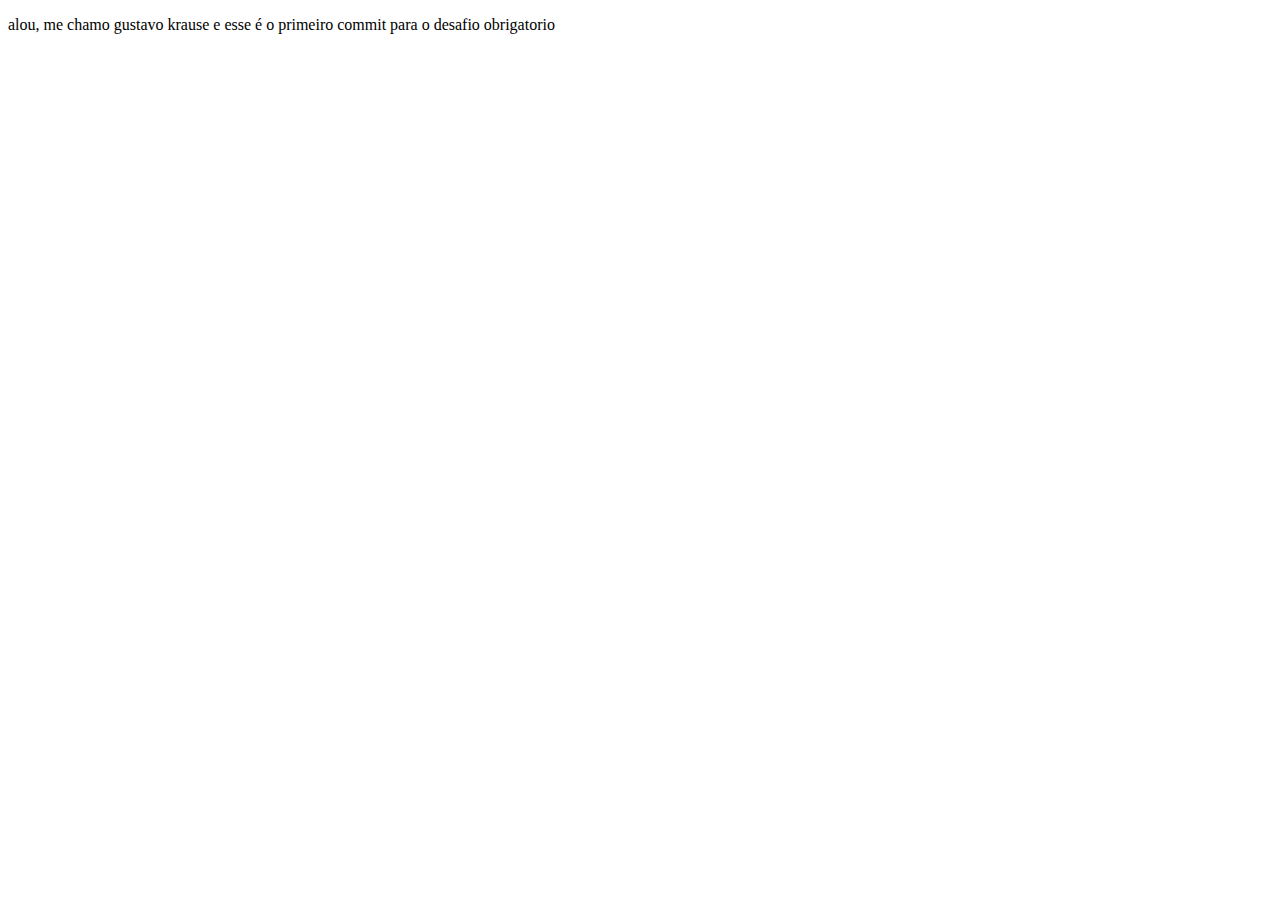
<file: gukse.html>
<!DOCTYPE html>
<html lang="en">

<head>
    <meta charset="UTF-8">
    <meta name="viewport" content="width=device-width, initial-scale=1.0">
    <title>Gustavo</title>
</head>

<body>
    <p>
        alou, me chamo gustavo krause e esse é o primeiro commit para o desafio obrigatorio
    </p>
</body>

</html>
</file>
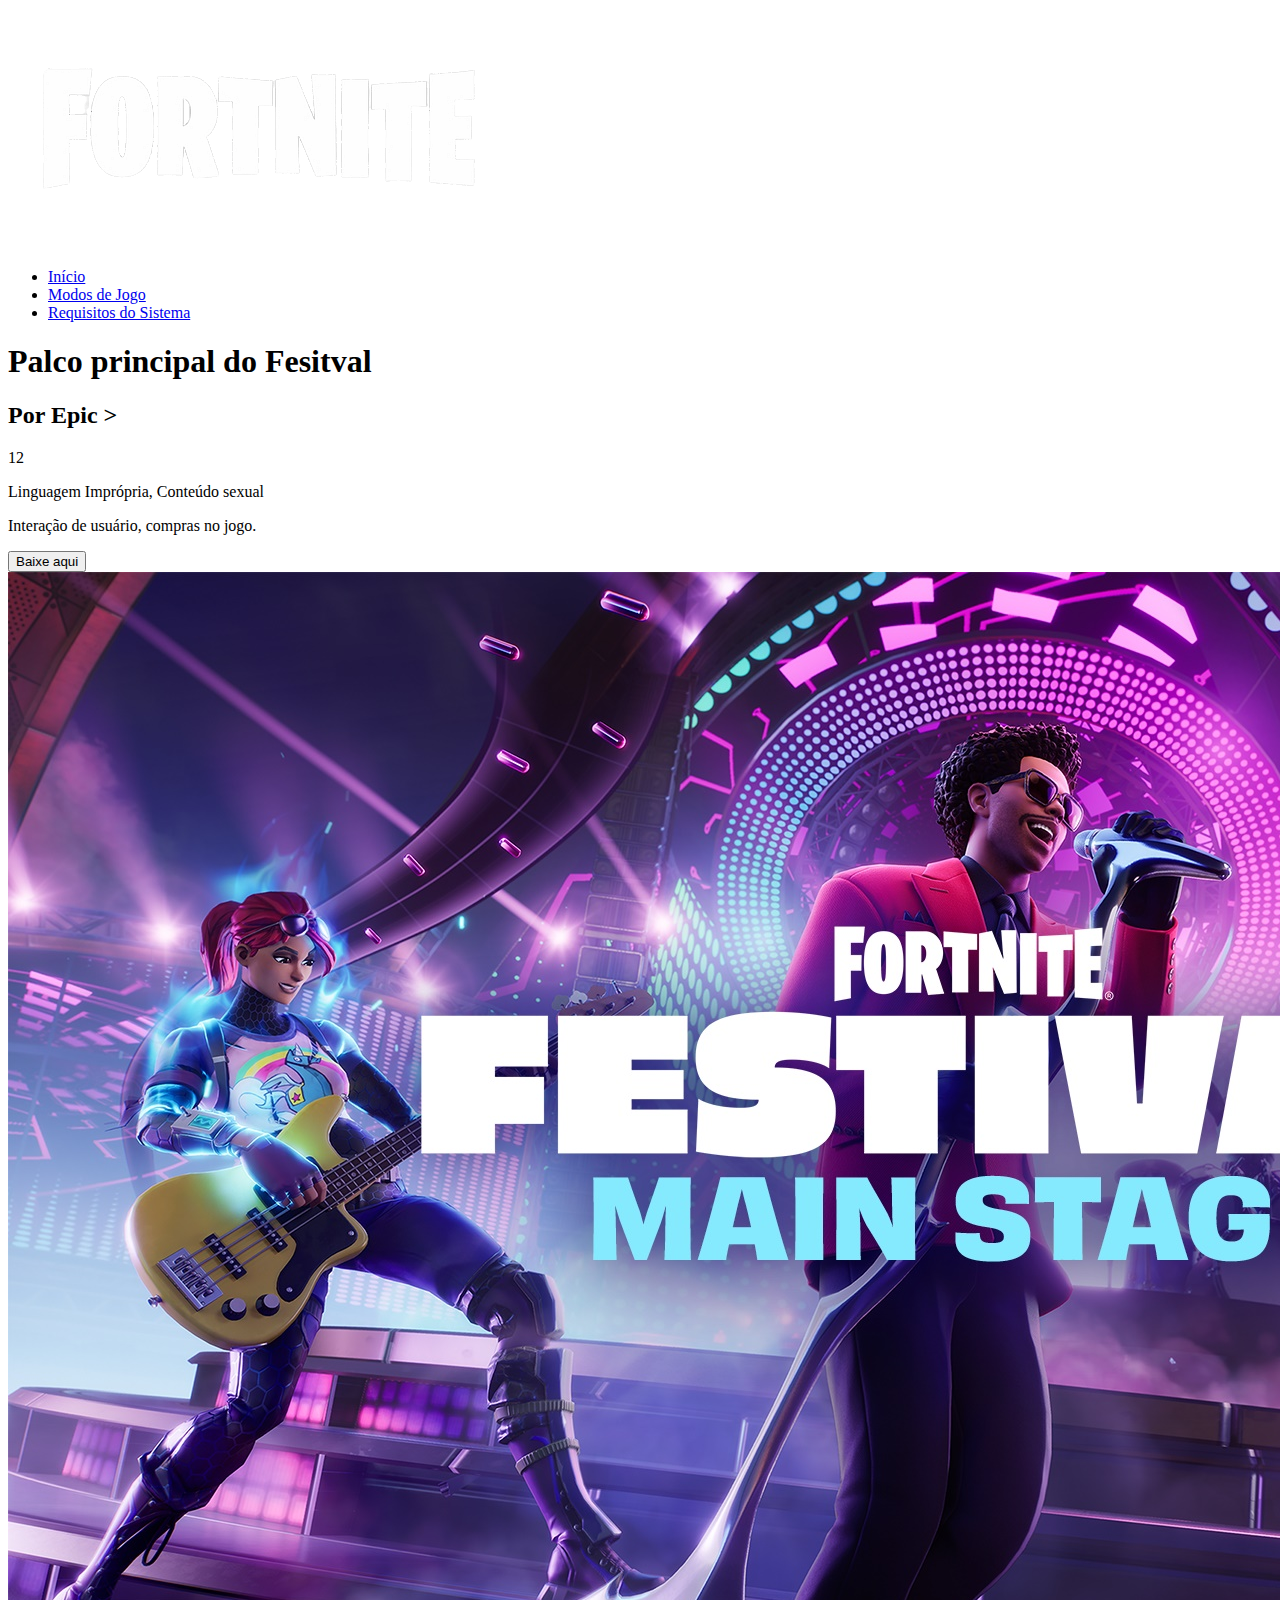
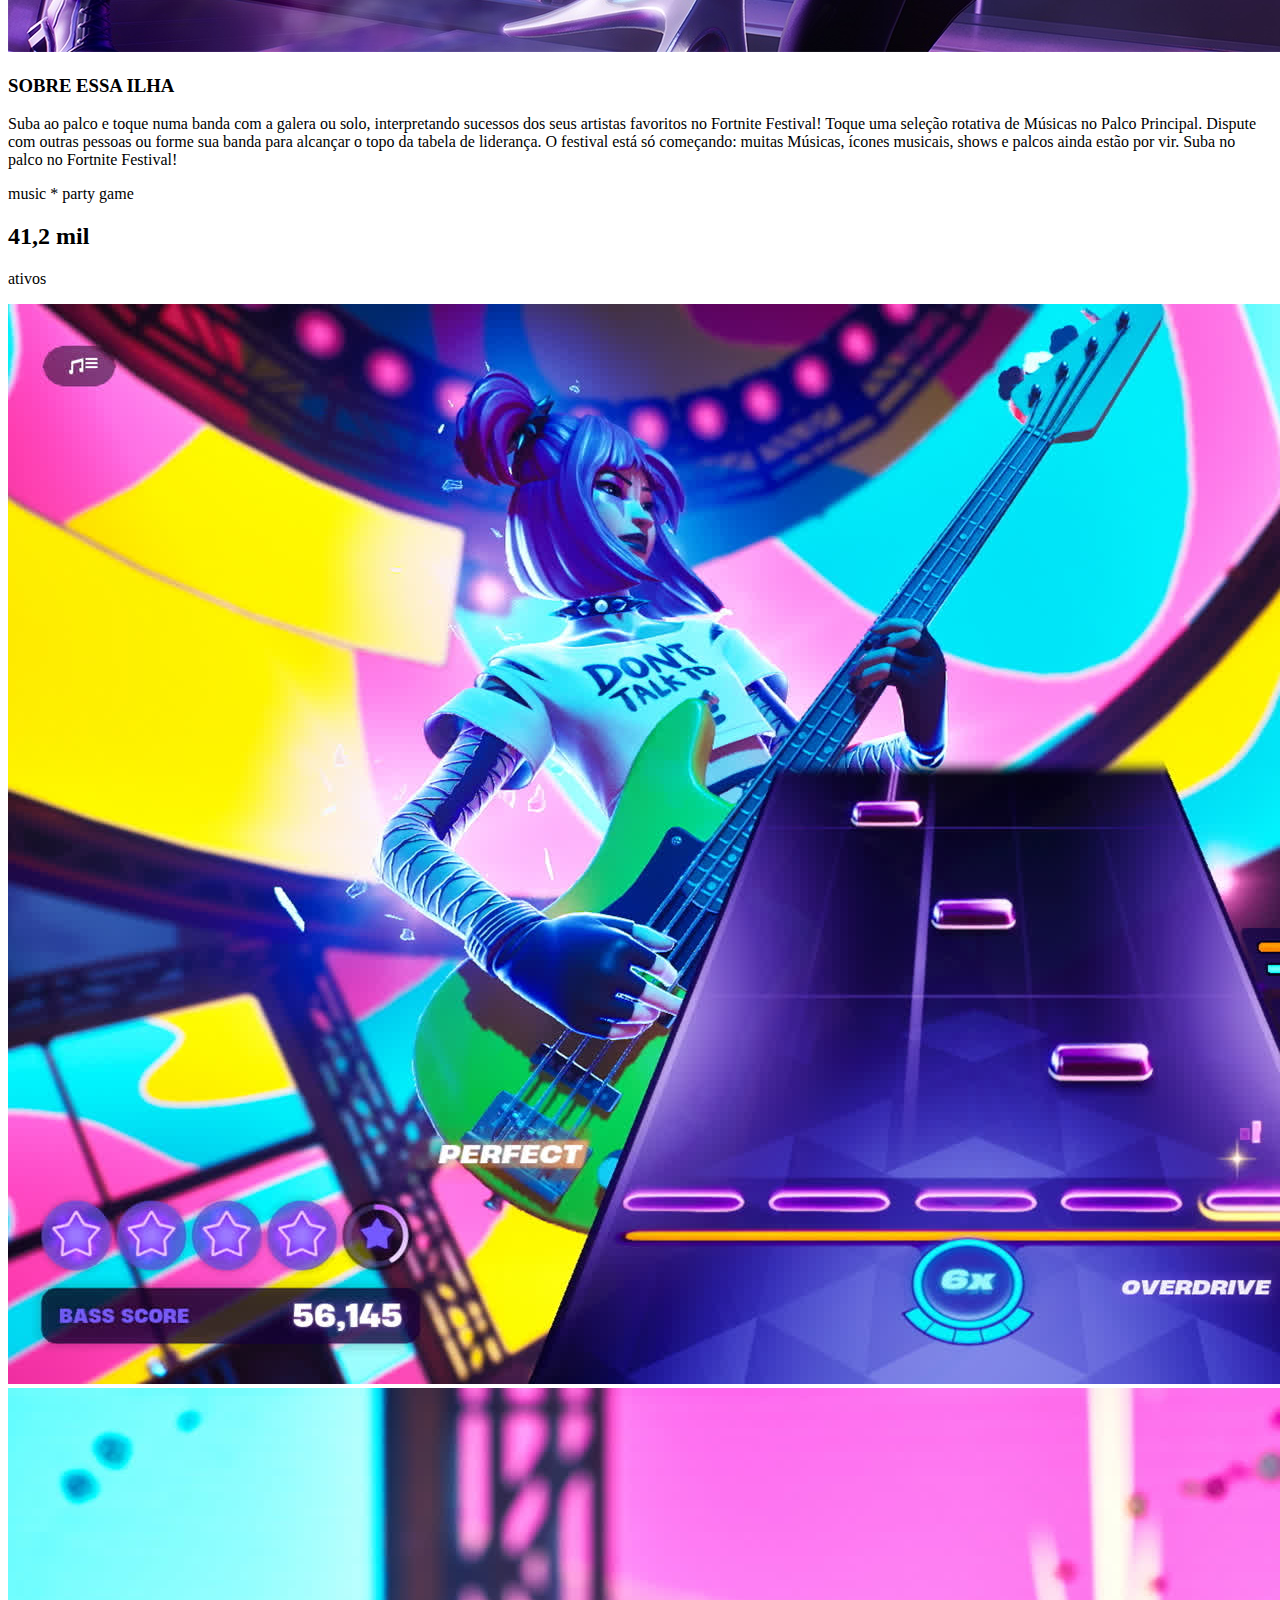
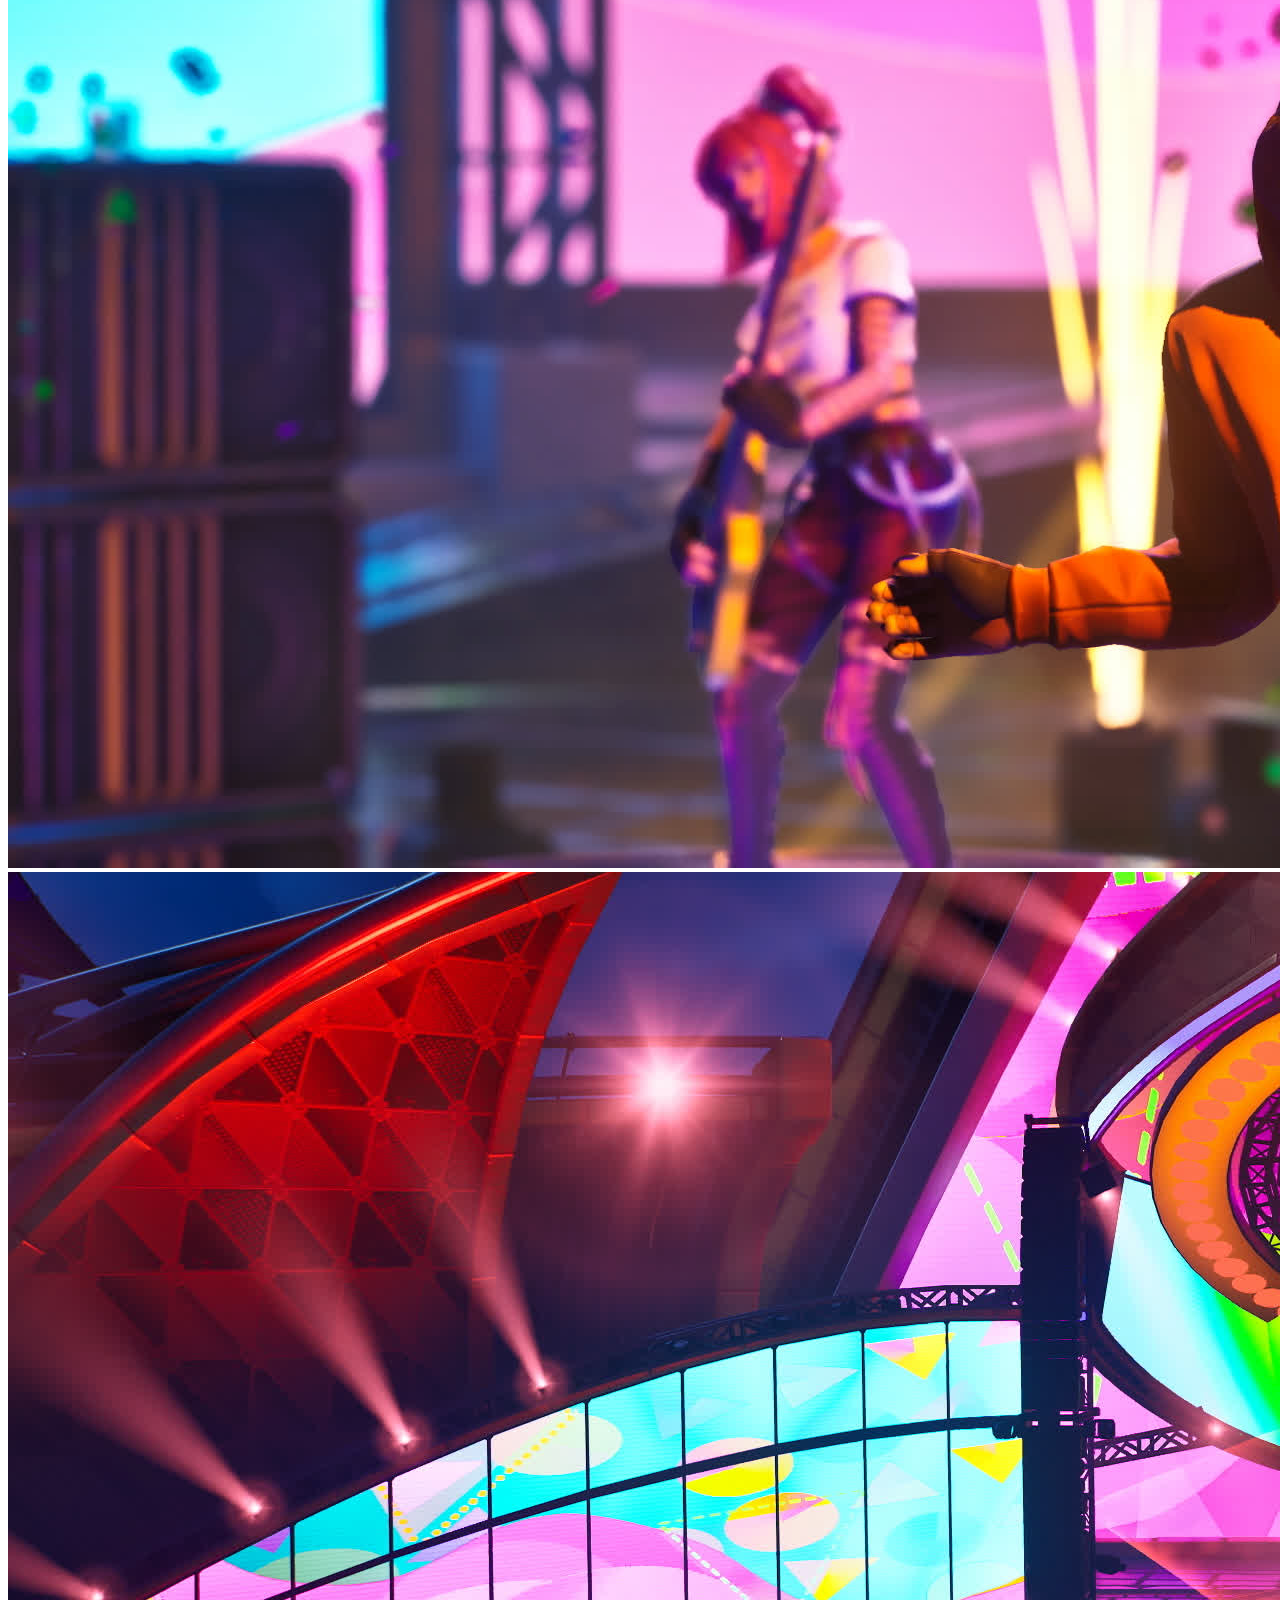
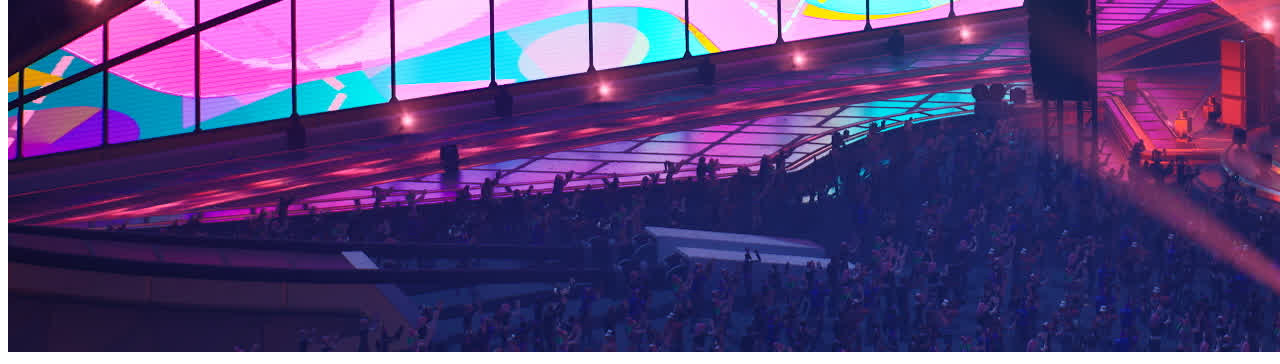
<file: igor.html>
<!DOCTYPE html>
<html lang="en">

<head>
    <meta charset="UTF-8">
    <meta name="viewport" content="width=device-width, initial-scale=1.0">
    <title>Document</title>
</head>

<body>

    <div id="menu-fotnite">
        <nav class="menu">
            <div class="logo"><img src="imagens/logofortnite.png" alt="Logo do Fortinite"></div>
            <ul>
                <li><a href="#">Início</a></li>
                <li><a href="#">Modos de Jogo</a></li>
                <li><a href="#">Requisitos do Sistema</a></li>
            </ul>
        </nav>
    </div>

    <div id="topo">
        <div class="classificacao">
            <h1>Palco principal do Fesitval</h1>
            <h2>Por Epic ></h2>
            <p>12</p>
            <p>Linguagem Imprópria, Conteúdo sexual</p>
            <p>Interação de usuário, compras no jogo.</p>
        </div>

        <button>Baixe aqui</button>

        <img src="imagens/festival-fortinite.jpg" alt="Foto do festival Fortinite">

    </div>

    <div id="descricao">
        <div class="inf">
            <h3>SOBRE ESSA ILHA</h3>
            <p>Suba ao palco e toque numa banda com a galera ou solo, interpretando sucessos dos seus artistas favoritos no
            Fortnite Festival! Toque uma seleção rotativa de Músicas no Palco Principal. Dispute com outras pessoas ou
            forme sua banda para alcançar o topo da tabela de liderança. O festival está só começando: muitas Músicas,
            ícones musicais, shows e palcos ainda estão por vir. Suba no palco no Fortnite Festival!
            </p>
            <p>music * party game</p>
        </div>
        <div class="visualizacao">
            <h2>41,2 mil</h2>
            <p>ativos</p>
        </div>

        <div id="galeria">
            <img src="imagens/fort1.jpg" alt="Imagem de modo guitarra">
            <img src="imagens/fort2.jpg" alt="Imagem de personagem no jogo">
            <img src="imagens/fort3.jpg" alt="Imagem de jogo">
        </div>
    </div>

</body>

</html>
</file>
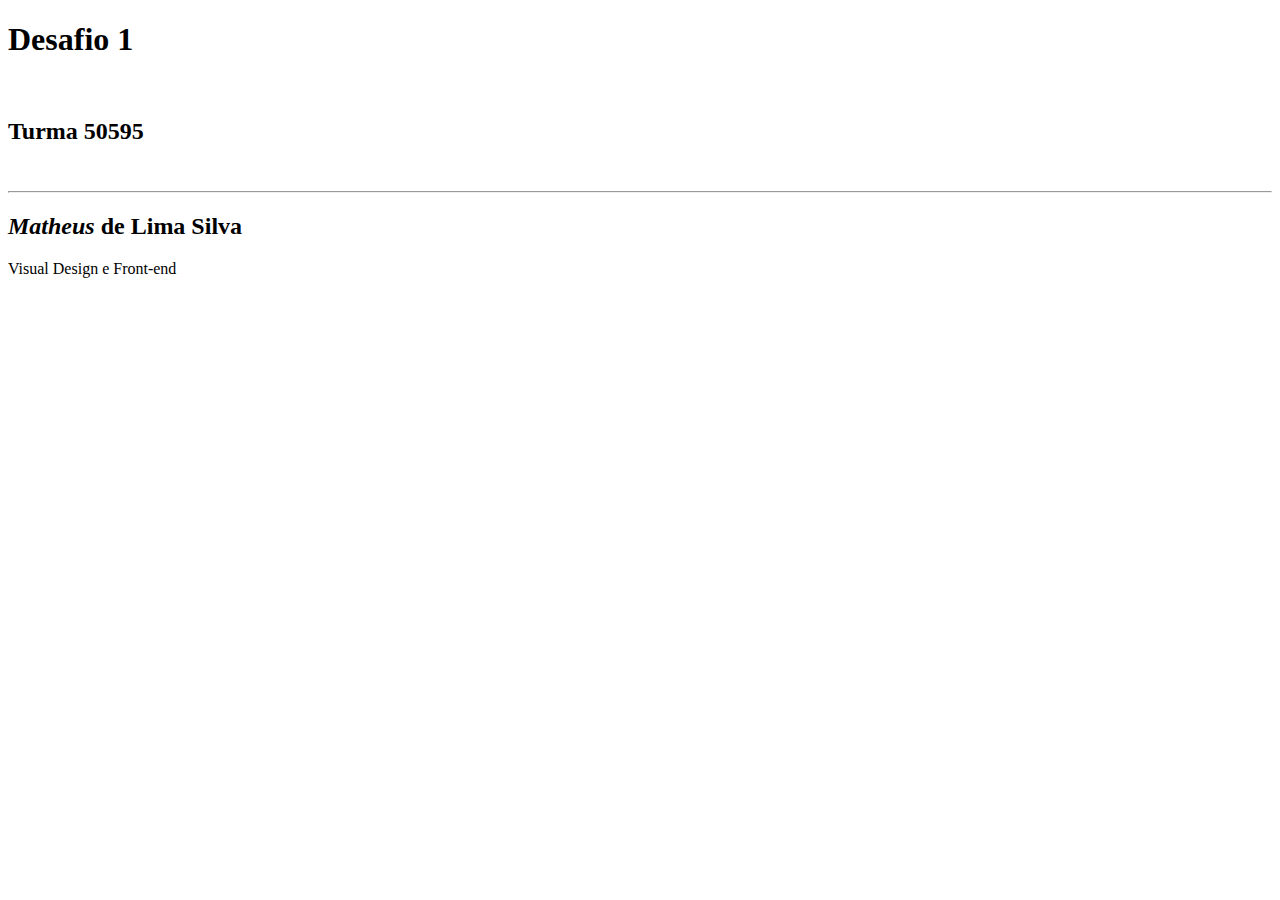
<file: matheus.html>
<!DOCTYPE html>
<html lang="en">
<head>
    <meta charset="UTF-8">
    <meta name="viewport" content="width=device-width, initial-scale=1.0">
    <title>Matheus</title>
</head>
<body>
    <h1>Desafio 1</h1>
    <br>
    <h2>Turma 50595</h2>
    <br>
    <hr>
    <h2><b><i>Matheus</i></b> de Lima Silva</h2>
    <p>Visual Design e Front-end</p>

</body>
</html>
</file>
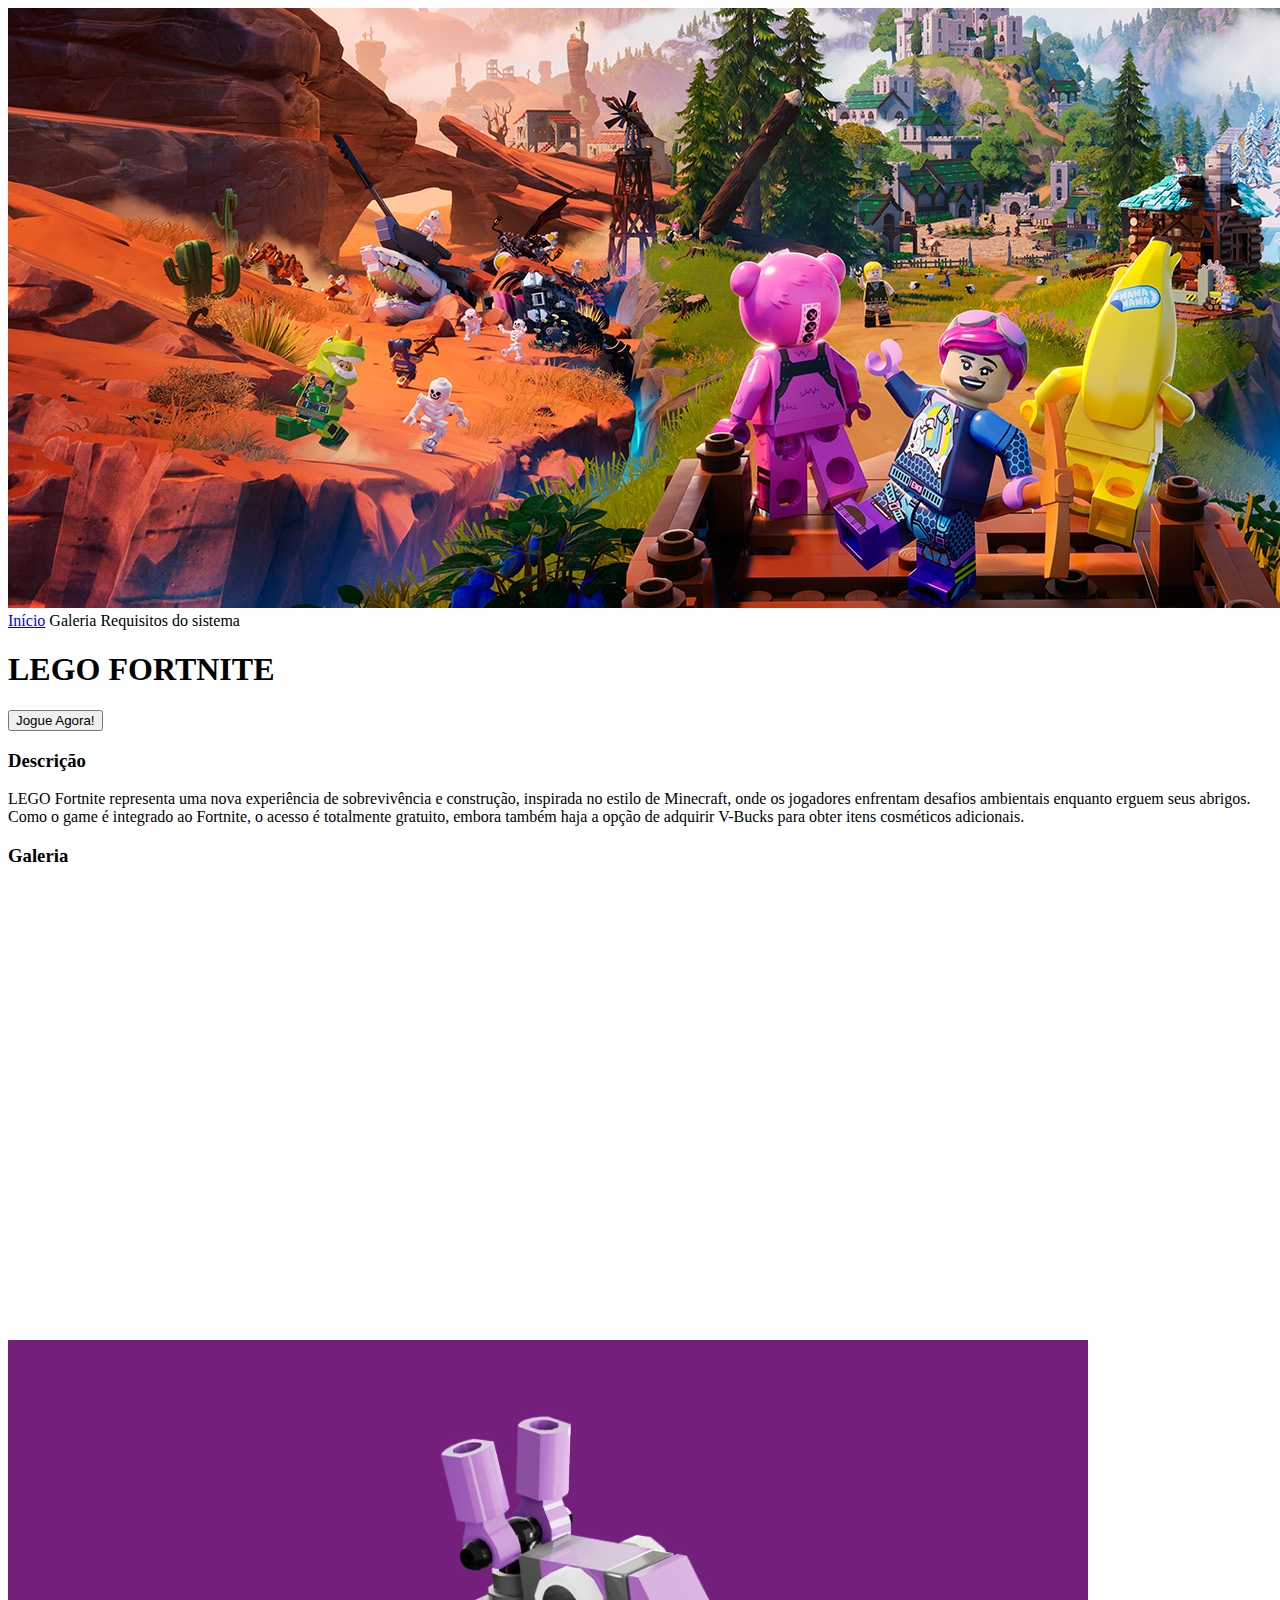
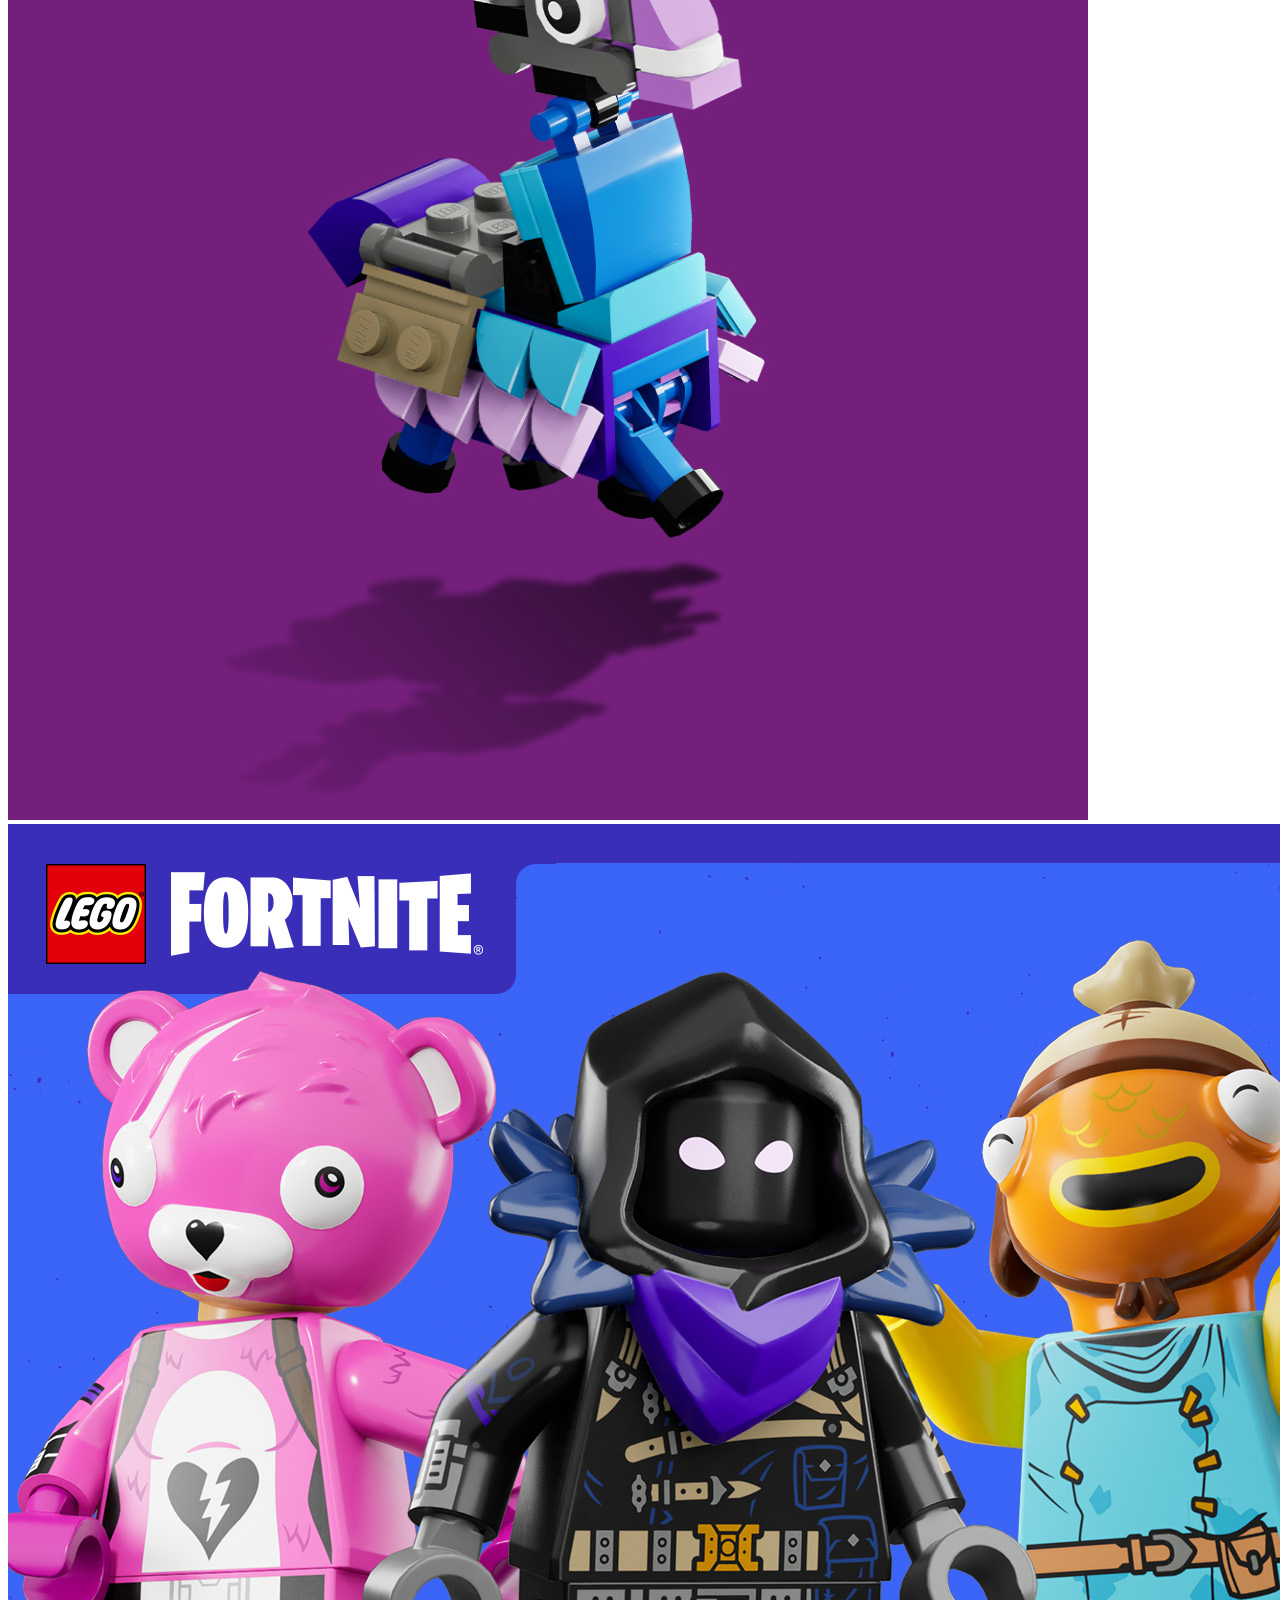
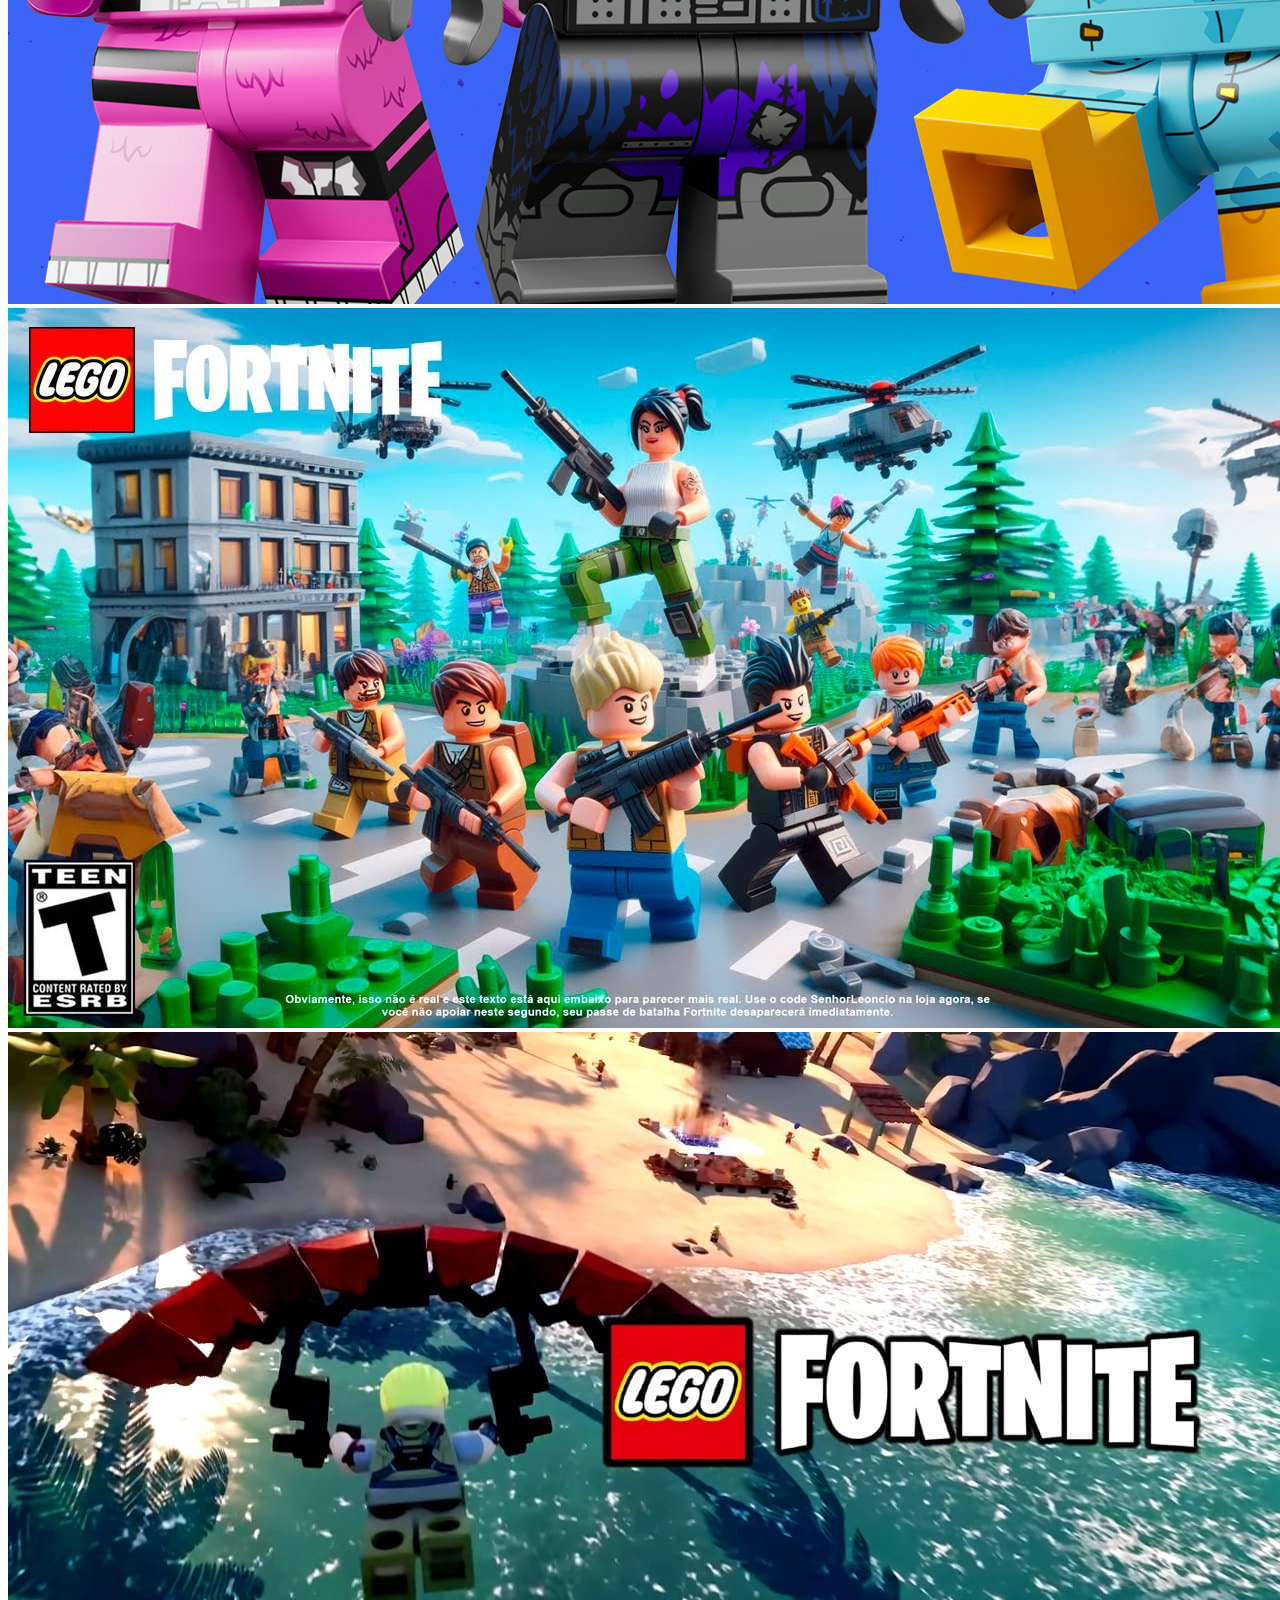
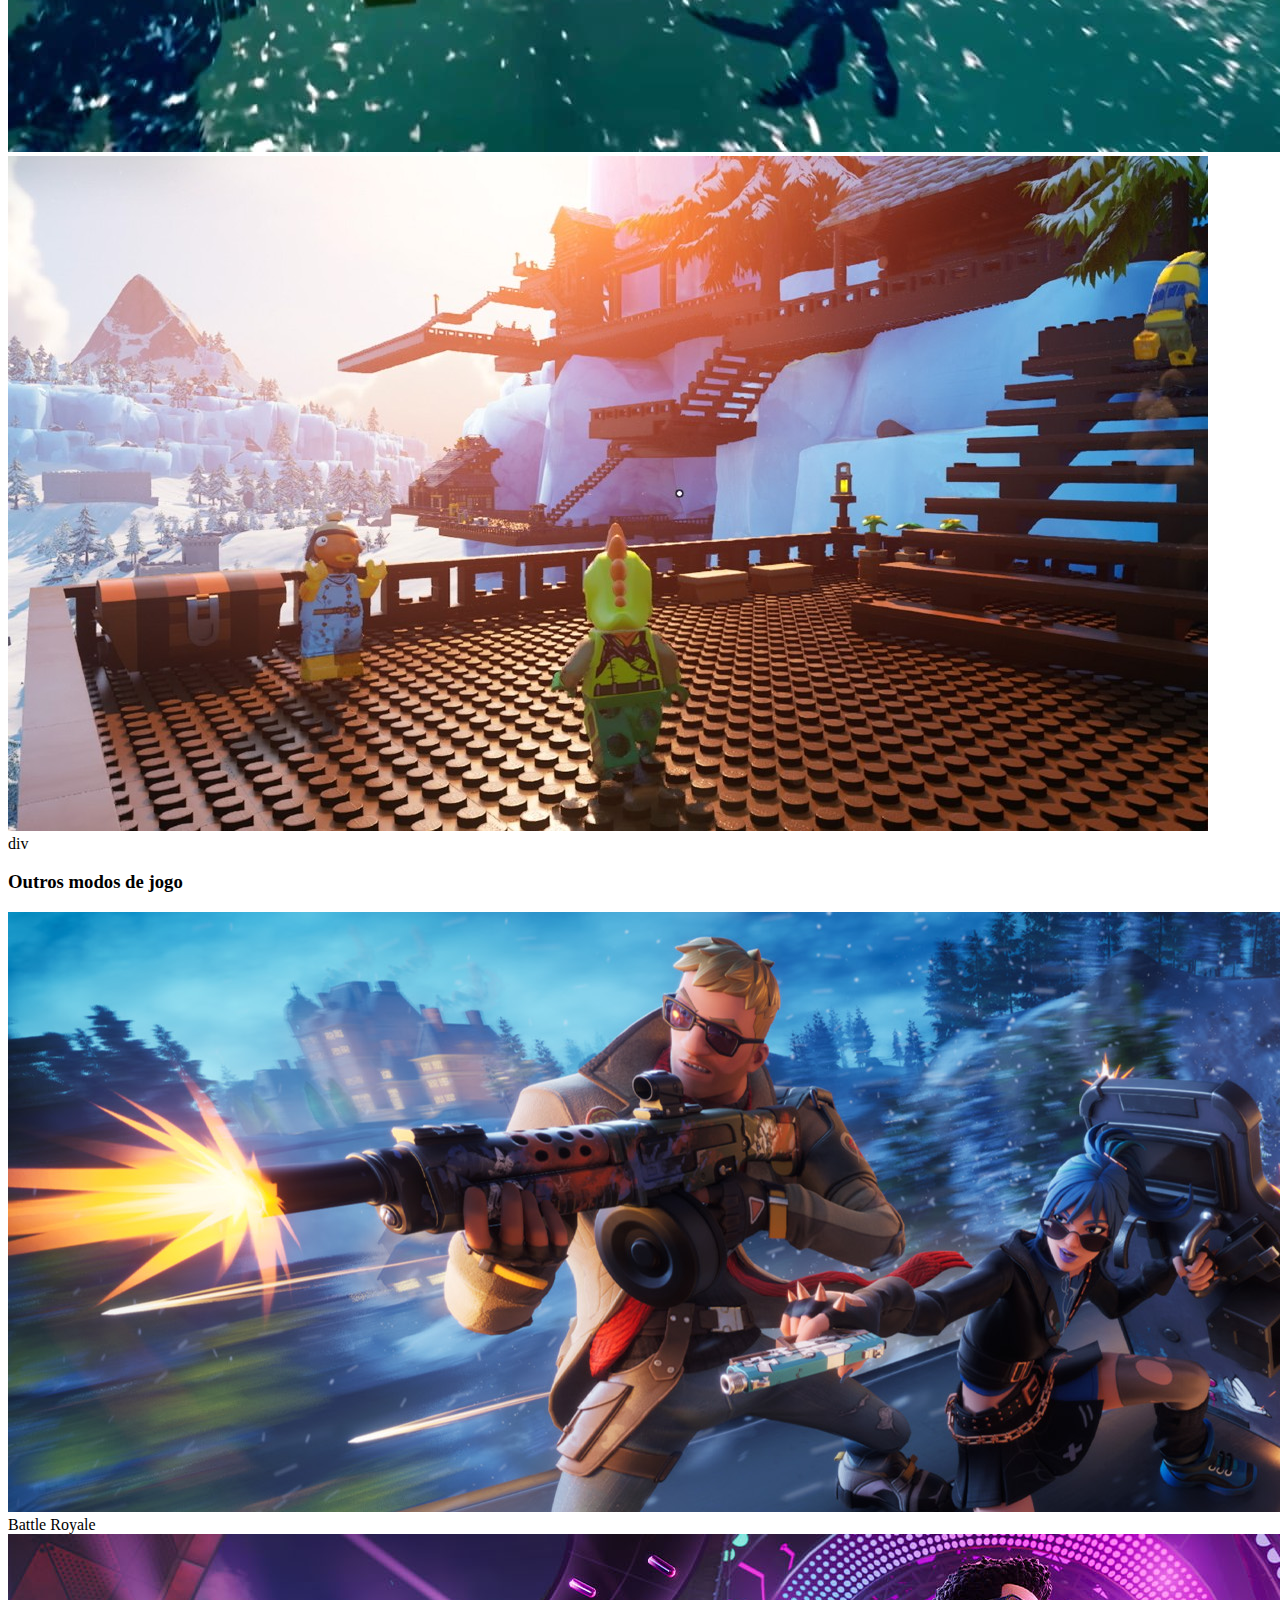
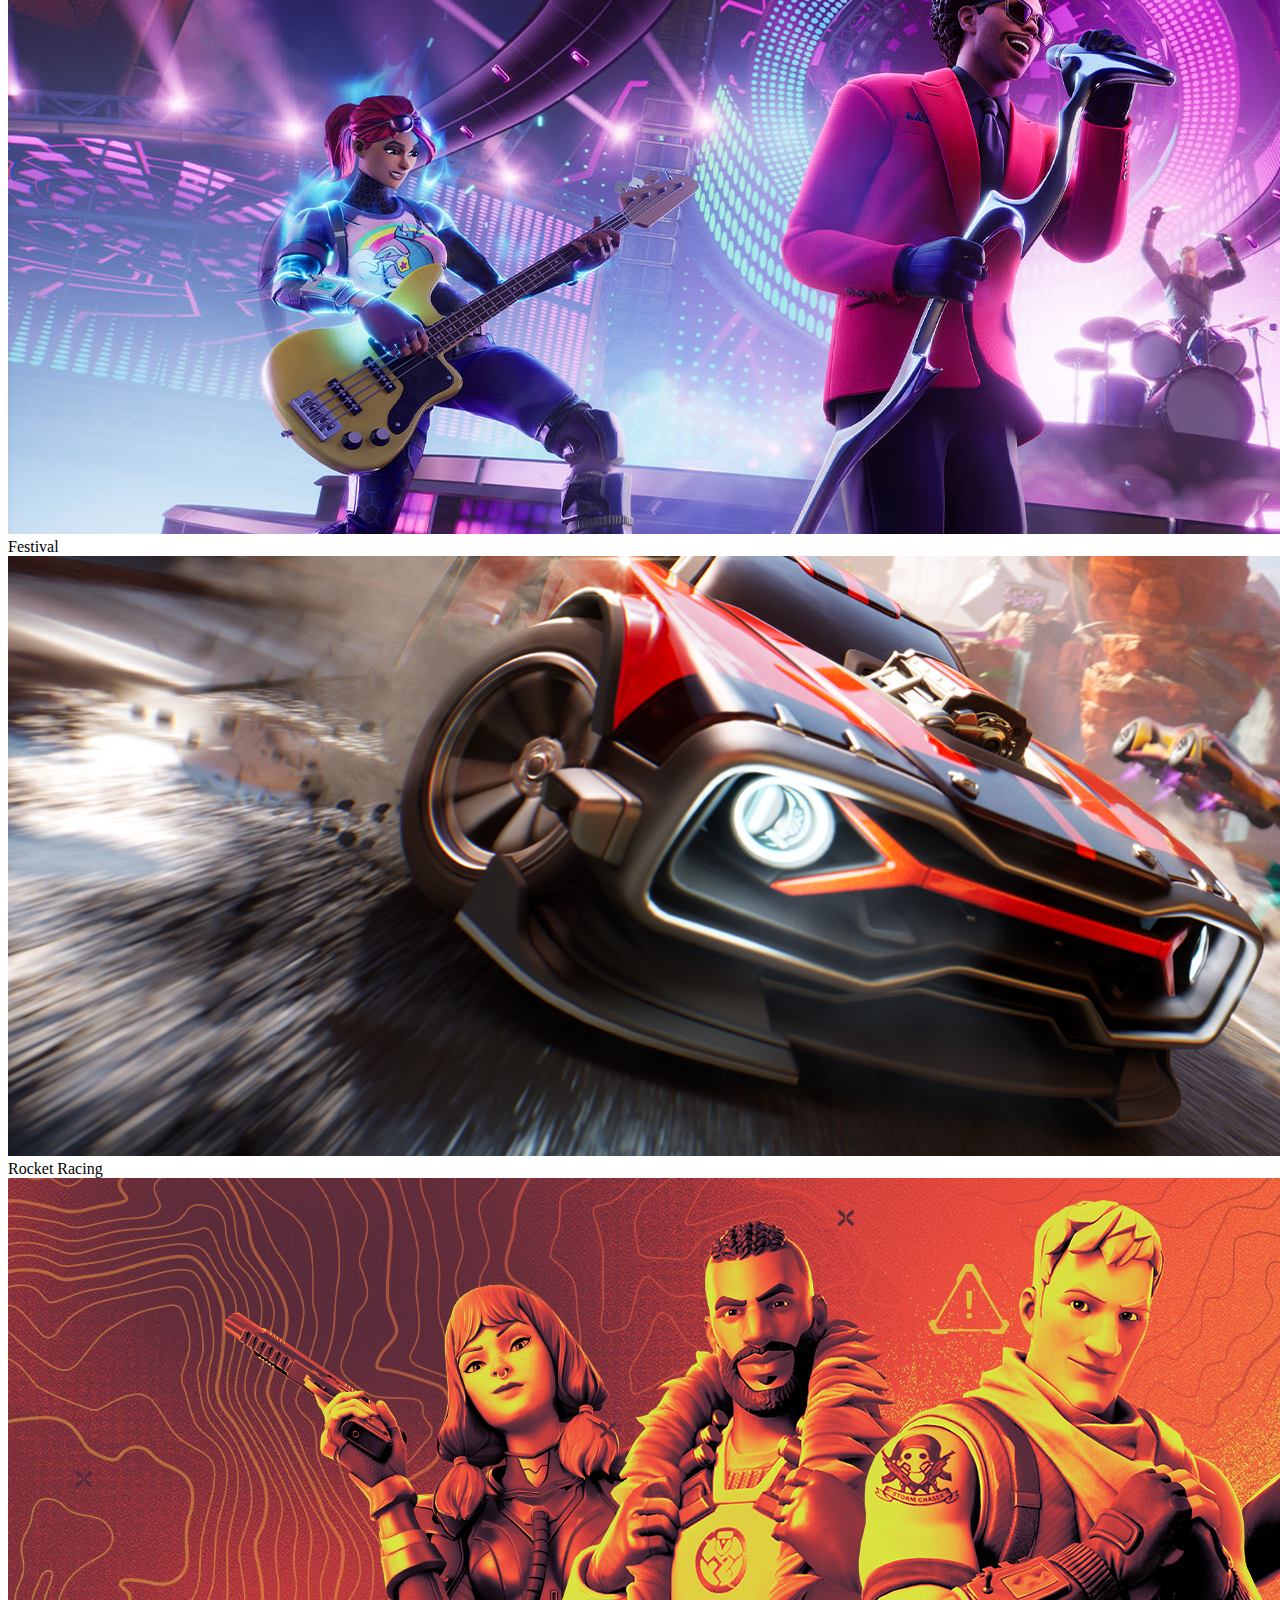
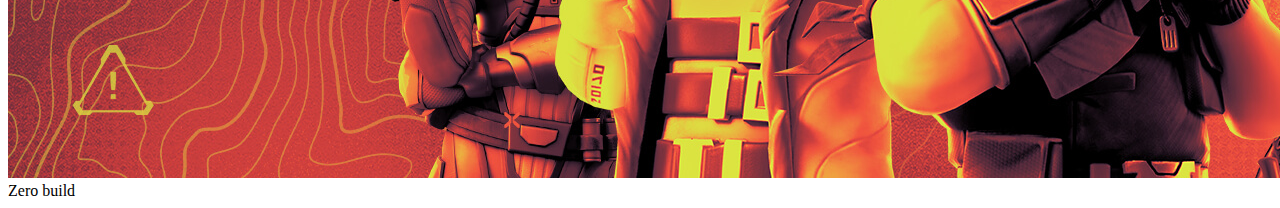
<file: rodrigo.html>
<!DOCTYPE html>
<html lang="en">
<head>
    <meta charset="UTF-8">
    <meta name="viewport" content="width=device-width, initial-scale=1.0">
    <title>Lego Fortnite</title>
</head>
<body>
    <header>
        <img src="/images/lego-fortnite-bg.jpg" alt="logotipo do modo fortnite lego">
        <span><a href="matheus.html">Início</a></span>
        <span>Galeria</span>
        <span>Requisitos do sistema</span>
    </header>
    <h1>LEGO FORTNITE</h1>
    <button>Jogue Agora!</button>
    <h3>Descrição</h3>
    <p>LEGO Fortnite representa uma nova experiência de sobrevivência e construção,
         inspirada no estilo de Minecraft, onde os jogadores enfrentam desafios ambientais enquanto erguem seus abrigos.
        <br>
        Como o game é integrado ao Fortnite, o acesso é totalmente gratuito, embora também haja a opção de adquirir V-Bucks para obter itens cosméticos adicionais.</p>
        <div #galeria>
            <h3>Galeria</h3>
            <iframe width="780" height="450" src="https://www.youtube.com/embed/MEI63vFCGd0" title="LEGO Fortnite Gameplay Trailer" frameborder="0" allow="accelerometer; autoplay; clipboard-write; encrypted-media; gyroscope; picture-in-picture; web-share" allowfullscreen></iframe>
            <img src="/images/lego-fortnite/lhama.jpg" alt="">
            <img src="/images/lego-fortnite/personagens.jpg" alt="">
            <img src="/images/lego-fortnite/army.jpg" alt="">
            <img src="/images/lego-fortnite/Asa-delta-em-LEGO-FOrtnite.jpg" alt="">
            <img src="/images/lego-fortnite/LEGO-Fortnite-world-screenshot-featured.jpg" alt="">            
        </div>
    div <div id="modos_de_jogo">
        <h3>Outros modos de jogo</h3>
        <img src="/images/battle-royale-bg.jpg" alt="">
        <span>Battle Royale</span>
        <img src="/images/fortnite-festival-bg.jpg" alt="">
        <span>Festival</span>
        <img src="/images/rocket-racing-bg.jpg" alt="">
        <span>Rocket Racing</span>
        <img src="/images/zerobuild-bg.jpg" alt="">
        <span>Zero build</span>
    </div>
</body>
</html>
</file>
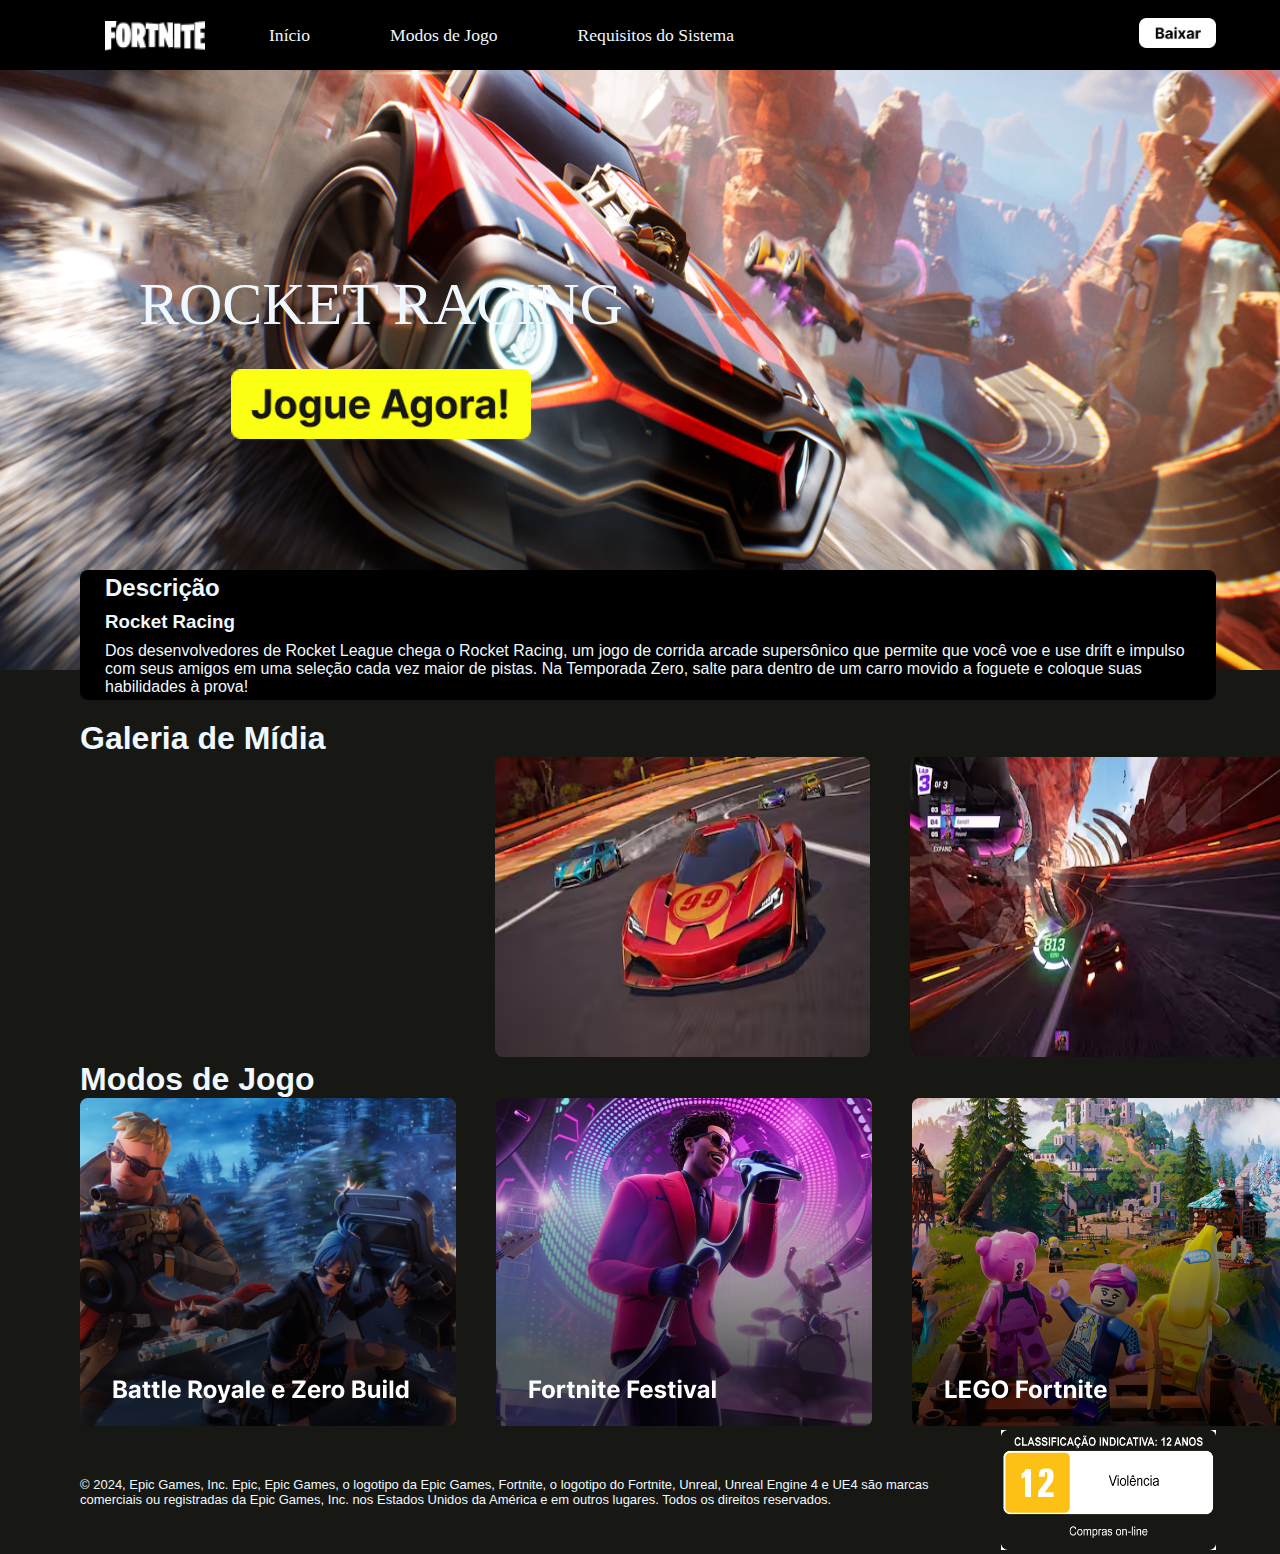
<file: rocket-racing/rocket-racing.html>
<!DOCTYPE html>
<html lang="pt-br">

<head>
    <meta charset="UTF-8">
    <meta name="viewport" content="width=device-width, initial-scale=1.0">
    <title>Rocket-Racing</title>
    <link rel="stylesheet" href="style.css">
</head>

<body>
    <header>
        <nav id="global-header">
            <div>
                <img src="imagem/logo.png" alt="Fortnite-Logo" class="logo">
            </div>
            <div id="global-link">
                <ul id="global-lista">
                    <li><a href="" class="link">Início</a></li>
                    <li><a href="" class="link">Modos de Jogo</a></li>
                    <li><a href="" class="link">Requisitos do Sistema</a></li>
                </ul>
                <a href=""><img src="imagem/buttom-mediumbaixar.png" alt="Baixar Jogo" style="height: 30px;"></a>
            </div>
        </nav>
    </header>
    <main>
        <div id="banner">
            <img src="imagem/imagem-topo.jpg" alt="Rocket-Racing" class="imagem-topo">
            <div id="jogo">
                <span id="nome-modo">ROCKET RACING</span>
                <a href=""><img src="imagem/buttom-largeJogue Agora.png" alt="Jogue Agora" height="70px" width="300px"
                        style="padding-top: 30px;"></a>
            </div>
            <div class="principal" id="descrição">
                <div id="contener-descrição">
                    <h2 class="texto" id="titulo-descrição">Descrição</h2>
                    <h3 class="texto">Rocket Racing</h3>
                    <p class="texto">Dos desenvolvedores de Rocket League chega o Rocket
                        Racing, um jogo de corrida arcade
                        supersônico que
                        permite que você voe e use drift e impulso com seus amigos em uma seleção cada vez maior de
                        pistas. Na
                        Temporada Zero, salte para dentro de um carro movido a foguete e coloque suas habilidades à
                        prova!</p>
                </div>
            </div>
        </div>

        <div class="principal">
            <div>
                <h1 class="texto">Galeria de Mídia</h1>
                <div id="galeria">
                    <iframe width="695" height="391" src="https://www.youtube.com/embed/GogGuhROGuc"
                        title="Rocket Racing Cinematic Reveal Trailer" frameborder="0"
                        allow="accelerometer; autoplay; clipboard-write; encrypted-media; gyroscope; picture-in-picture; web-share"
                        allowfullscreen class="video"></iframe>
                    <img src="imagem/imagem-galeria01.avif" alt="imagem-01" class="imagem-galeria">
                    <img src="imagem/imagem-galeria02.avif" alt="imagem-02" class="imagem-galeria">
                    <img src="imagem/imagem-galeria03.png" alt="imagem-03" class="imagem-galeria">
                    <img src="imagem/imagem-galeria04.webp" alt="imagem-04" class="imagem-galeria">
                    <img src="imagem/imagem-galeria05.jpg" alt="imagem-05" class="imagem-galeria">
                </div>
            </div>
            <div>
                <h1 class="texto">Modos de Jogo</h1>
                <div id="modo-jogo">
                    <a href=""><img src="imagem/cardbattleroyale.png" alt="battle-royale"></a>
                    <a href=""><img src="imagem/cardfestival.png" alt="festival"></a>
                    <a href=""><img src="imagem/cardLEGO.png" alt="LEGO-fortnite"></a>
                </div>
            </div>
        </div>
    </main>
    <footer>
        <div class="principal" id="footer">
            <div class="texto">
                <p>
                    © 2024, Epic Games, Inc. Epic, Epic Games, o logotipo da Epic Games, Fortnite, o logotipo do
                    Fortnite,
                    Unreal, Unreal Engine 4 e UE4 são marcas comerciais ou registradas da Epic Games, Inc. nos Estados
                    Unidos da América e em outros lugares. Todos os direitos reservados.
                </p>
            </div>
            <div>
                <img src="imagem/classifição-indicativa.png" alt="classificação-indicativa" id="classificação">
            </div>
    </footer>
</body>

</html>
</file>
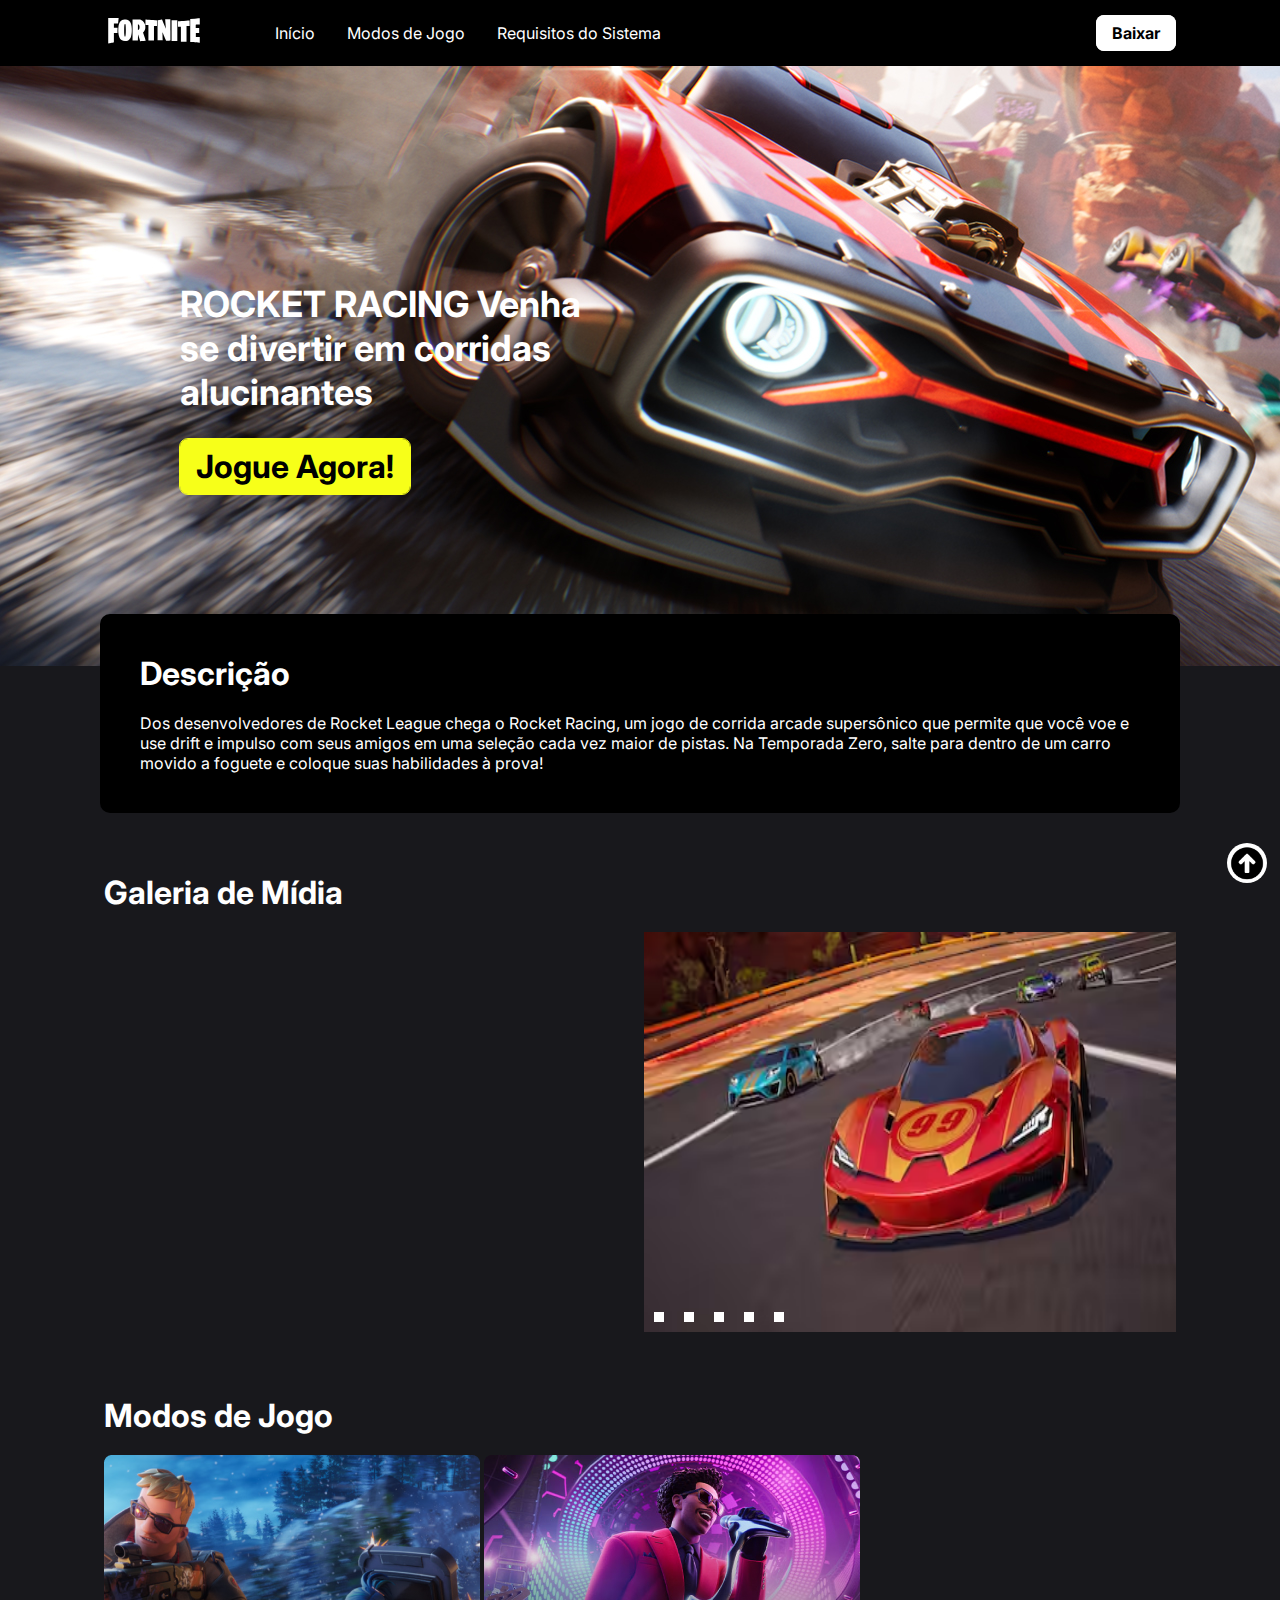
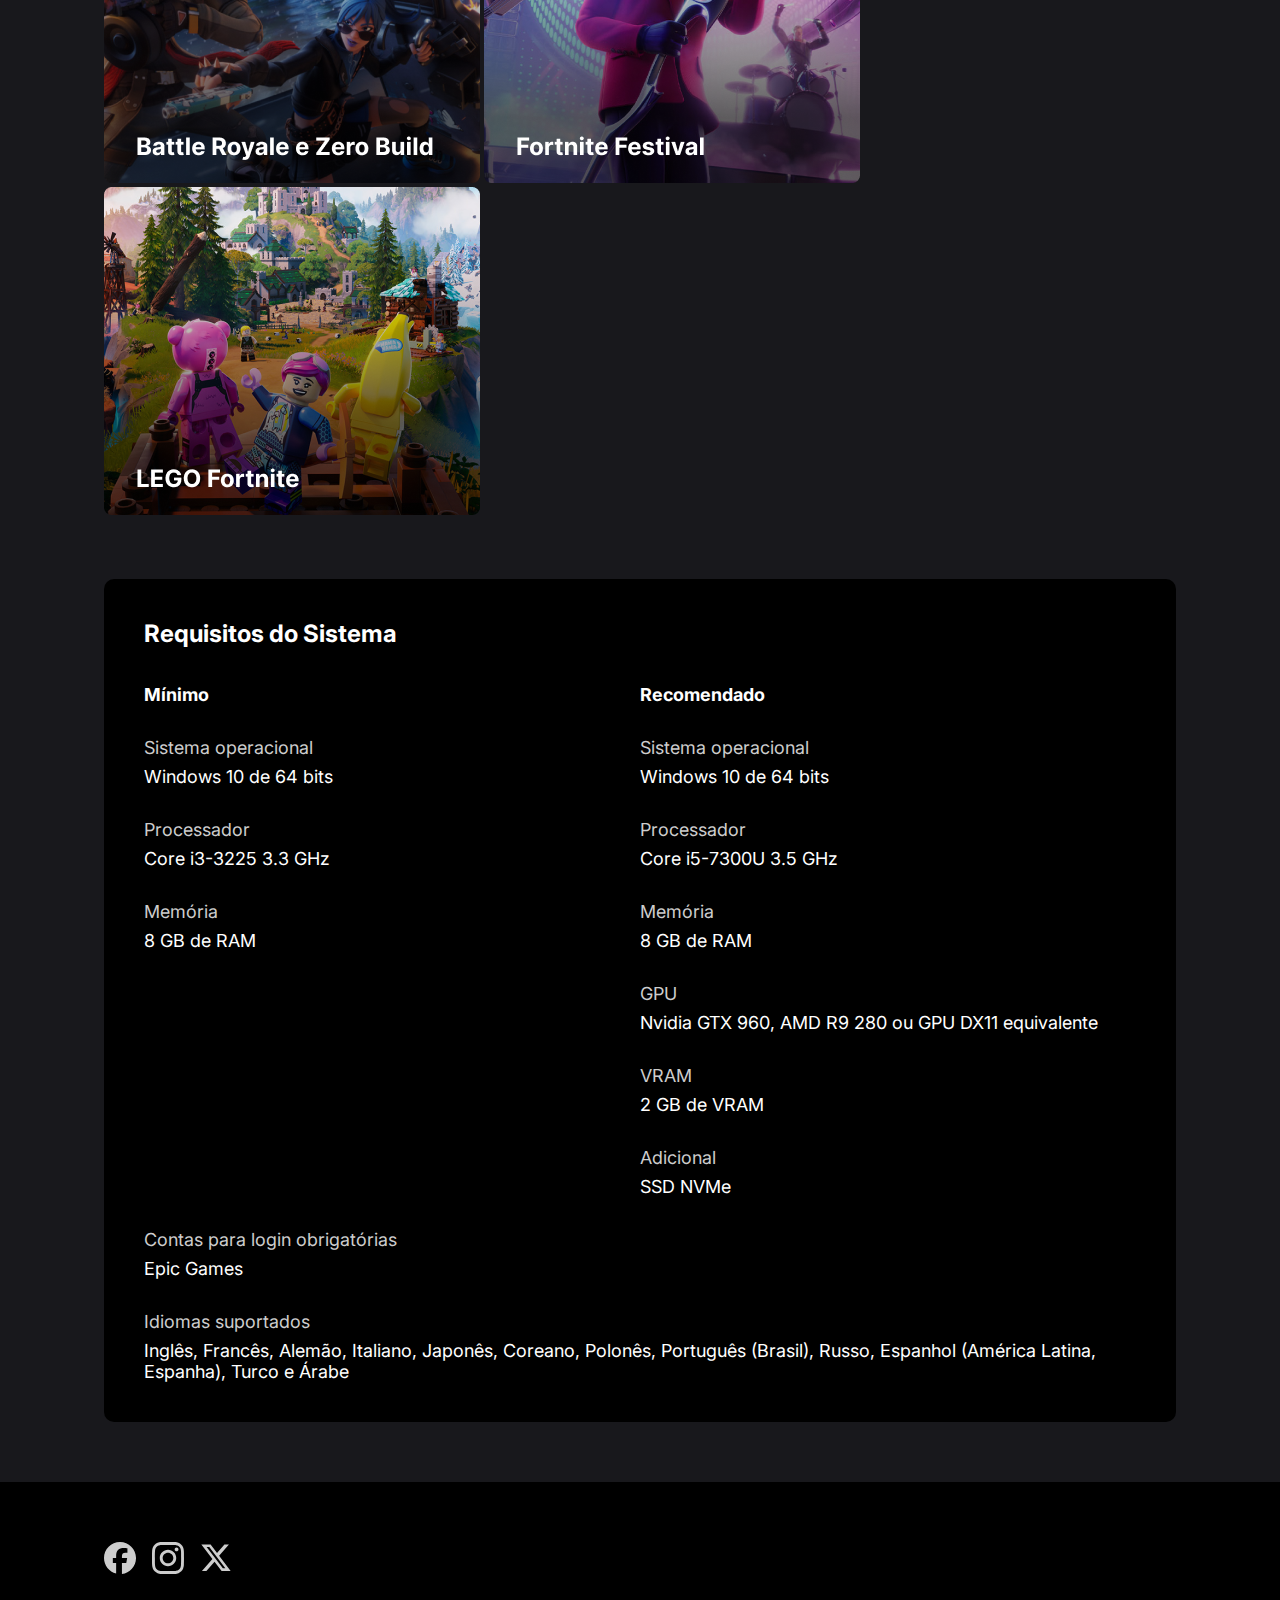
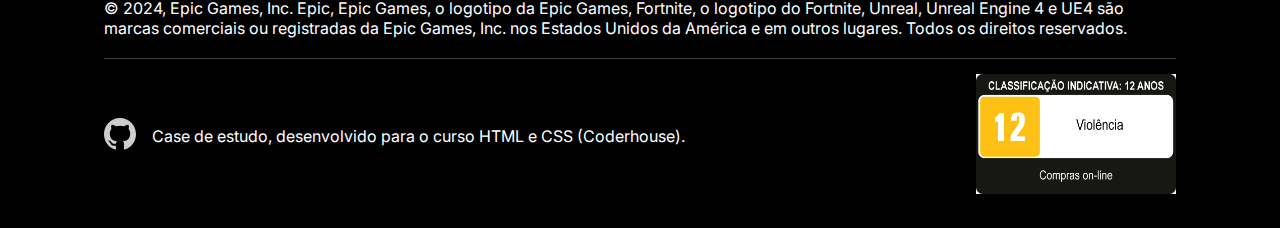
<file: pages/rocket-racing/rocket-racing.html>
<!DOCTYPE html>
<html lang="en">

<head>
    <link rel="preconnect" href="https://fonts.googleapis.com" />
    <link rel="preconnect" href="https://fonts.gstatic.com" crossorigin />
    <link href="https://fonts.googleapis.com/css2?family=Inter:wght@400;500&display=swap" rel="stylesheet"/>
    <meta charset="UTF-8">
    <meta name="viewport" content="width=device-width, initial-scale=1.0">
    <title>Rocket-Racing</title>
    <link rel="stylesheet" href="style.css">
    <link rel="shortcut icon" href="../../assets/favicon/fortnite_icon.svg" type="image/x-icon">
</head>

<body id="corpo">
    <div id="voltar">
        <a href="#menu"><img src="images/icon-volta-ao-topo.png" alt="Voltar ao Menu" class="topo"></a>
    </div>
    <header id="menu">
        <nav id="menu_controle">
            <div id="menu_lista">
                <div id="menu_logo">
                    <a href="../../index.html"><img src="../../assets/fortnite-logo.svg" alt="Logo Fortnite" class="logo"></a>
                </div>
                <div>
                    <ul id="menu_conteudo">
                        <li><a href="../../index.html" class="link_lista" class="texto">Início</a></li>
                        <li><a href="#modos" class="link_lista" class="texto">Modos de Jogo</a></li>
                        <li><a href="#requisitos" class="link_lista" class="texto">Requisitos do Sistema</a></li>
                    </ul>
                </div>
            </div>
            <div id="menu_baixar">
                <a href="https://store.epicgames.com/pt-BR/p/fortnite" class="menu_btn" class="texto">Baixar</a>
            </div>
        </nav>
    </header>
    <div id="banner"><img src="images/rocket-racing-bg.jpg" alt="Banner"></div>
    <div id="cont_princ">
        <main>
            <div id="cont_titulo">
                <h1>ROCKET RACING Venha se divertir em corridas alucinantes</h1>
            </div>
            <div id="cont_btn">
                <div id="btn_jogue">
                    <a href="https://store.epicgames.com/pt-BR/p/fortnite--rocket-racing" style="color: var(--container-color); text-decoration: none;">Jogue Agora!</a>
                </div>
            </div>
            <section id="desc">
                <div id="desc_cont">
                    <h2 style="padding: 0px 0px 20px;" class="titulo">Descrição</h2>
                    <p class="texto"> Dos desenvolvedores de Rocket League chega o Rocket
                        Racing, um jogo de corrida arcade
                        supersônico que
                        permite que você voe e use drift e impulso com seus amigos em uma seleção cada vez maior de
                        pistas. Na
                        Temporada Zero, salte para dentro de um carro movido a foguete e coloque suas habilidades à
                        prova!
                    </p>
                </div>
            </section>
        </main>
    </div>
    <div id="galeria">
        <div id="gal_text">
            <h1 class="titulo">Galeria de Mídia</h1>
        </div>
        <div id="gal_video_img">
            <div id="gal_video">
                <iframe width="100%" height="100%" src="https://www.youtube.com/embed/GogGuhROGuc"
                    title="Rocket Racing Cinematic Reveal Trailer" frameborder="0"
                    allow="accelerometer; autoplay; clipboard-write; encrypted-media; gyroscope; picture-in-picture; web-share"
                    allowfullscreen class="video">
                </iframe>
            </div>
    
            <div id="gal_img">
                <ul class="slider">
                    <li>
                        <input type="radio" name="slide" id="slide1" checked>
                        <label for="slide1"></label>
                         <img src="images/imagem-galeria01.avif" alt="Imagem 01 Galeria">
                    </li>
                    <li>
                        <input type="radio" name="slide" id="slide2">
                        <label for="slide2"></label>
                        <img src="images/imagem-galeria02.avif" alt="Imagem 02 Galeria">
                    </li>
                    <li>
                        <input type="radio" name="slide" id="slide3">
                        <label for="slide3"></label>
                        <img src="images/imagem-galeria03.png" alt="Imagem 03 Galeria">
                    </li>
                    <li>
                        <input type="radio" name="slide" id="slide4">
                        <label for="slide4"></label>
                        <img src="images/imagem-galeria04.webp" alt="Imagem 04 Galeria">
                    </li>
                    <li>
                        <input type="radio" name="slide" id="slide5">
                        <label for="slide5"></label>
                        <img src="images/imagem-galeria05.jpg" alt="Imagem 05 Galeria">
                    </li>
                </ul>
            </div>    
        </div>
    </div>
    <div id="modos">
        <div id="mod_text">
            <h1 class="titulo">Modos de Jogo</h1>
        </div>
        <div>
            <a href="../battle-royale/battle-royale.html"><img src="images/cardbattleroyale.png" alt="Card Battle Royale"></a>
            <a href="../Festival/festival.html"><img src="images/cardfestival.png" alt="Card Festival"></a>
            <a href="../lego-fortnite/rodrigo.html"><img src="images/cardLEGO.png" alt="Card LEGO"></a>
        </div>
    </div>
    <div id="requisitos">
        <div id="requisitos_titulo"><h2>Requisitos do Sistema</h2></div>
        <div id="requisitos_cont">
            <div id="coluna1">
                <ul class="requisitos_lista">
                    <li>
                        <h3 class="requisitos_subtitulo">Mínimo</h3>
                    </li>
                    <li>
                        <div class="requisitos_texto1">Sistema operacional</div>
                        <div class="requisitos_texto2">Windows 10 de 64 bits</div>
                    </li>
                    <li>
                        <div class="requisitos_texto1">Processador</div>
                        <div class="requisitos_texto2">Core i3-3225 3.3 GHz</div>
                    </li>
                    <li>
                        <div class="requisitos_texto1">Memória</div>
                        <div class="requisitos_texto2">8 GB de RAM</div>
                    </li>
                </ul>
            </div>
            <div id="coluna2">
                <ul class="requisitos_lista">
                    <li>
                        <h3 class="requisitos_subtitulo">Recomendado</h3>
                    </li>
                    <li>
                        <div class="requisitos_texto1">Sistema operacional</div>
                        <div class="requisitos_texto2">Windows 10 de 64 bits</div>
                    </li>
                    <li>
                        <div class="requisitos_texto1">Processador</div>
                        <div class="requisitos_texto2">Core i5-7300U 3.5 GHz</div>
                    </li>
                    <li>
                        <div class="requisitos_texto1">Memória</div>
                        <div class="requisitos_texto2">8 GB de RAM</div>
                    </li>
                    <li>
                        <div class="requisitos_texto1">GPU</div>
                        <div class="requisitos_texto2">Nvidia GTX 960, AMD R9 280 ou GPU DX11 equivalente</div>
                    </li>
                    <li>
                        <div class="requisitos_texto1">VRAM</div>
                        <div class="requisitos_texto2">2 GB de VRAM</div>
                    </li>
                    <li>
                        <div class="requisitos_texto1">Adicional</div>
                        <div class="requisitos_texto2">SSD NVMe</div>
                    </li>
                </ul>
            </div>
            <div id="linha">
                <div style="padding-bottom: 32px;">
                    <span class="requisitos_texto1" style="display: block;">Contas para login obrigatórias</span>
                    <span class="requisitos_texto2">Epic Games</span>
                  </div>
                  <div>
                    <span class="requisitos_texto1" style="display: block;">Idiomas suportados</span>
                    <span class="requisitos_texto2"
                      >Inglês, Francês, Alemão, Italiano, Japonês, Coreano, Polonês,
                      Português (Brasil), Russo, Espanhol (América Latina, Espanha), Turco
                      e Árabe</span>
                </div>
            </div>
        </div>
    </div>
    <footer>
        <div>
            <ul id="icons">
                <li id="icon_fb"><a href=""><img src="../../assets/icons-social-media/facebook.svg" alt="facebook"></a></li>
                <li id="icon_inst"><a href=""><img src="../../assets/icons-social-media/instagram.svg" alt="instagram"></a></li>
                <li id="icon_x"><a href=""><img src="../../assets/icons-social-media/x.svg" alt="rede social x (Twitter)"></a></li>
            </ul>
            <div class="rodape_texto">
                <p>
                    © 2024, Epic Games, Inc. Epic, Epic Games, o logotipo da Epic Games, Fortnite, o logotipo do Fortnite, Unreal, Unreal Engine 4 e UE4 são marcas comerciais ou registradas da Epic Games, Inc. nos Estados Unidos da América e em outros lugares. Todos os direitos reservados.</p>
            </div>
            <div class="rodape_linha"></div>
            <div id="rodape">
                <ul id="rodape_lista">
                    <li id="icon_git"><a href=""><img src="../../assets/icons-social-media/github.svg" alt="github"></a></li>
                    <li class="rodape_texto">
                        <p>Case de estudo, desenvolvido para o curso HTML e CSS (Coderhouse).</p>
                    </li>
                </ul>
                <div>
                    <img src="images/classifição-indicativa.png" alt="classifição indicativa" id="classif">
                </div>
            </div>
        </div>
    </footer>
</body>

</html>
</file>
<file: rocket-racing/style.css>
*{
    margin: 0;
    padding: 0;
}
body{
    background-color: hsl(72deg 11.63% 8.43%);
}
header{
    background-color: black;
    display: flex;
}
#global-header{
    height: 70px;
    width: 100%;
    display: inline-flex;
    align-items: center;
    gap: 4rem;
    position: relative;
    padding-inline-start: 5rem;
    padding-inline-end: 4rem;
}
.logo{
    margin-left: 25px;
    margin-top: 5px;
    width: 100px;
    height: 30px;
}
#global-link {
    display: inline-flex;
    width: 100%;
    justify-content: space-between;
    font-size: 110%;
}
#global-lista{
    list-style: none;
    align-items: center;
    display: flex;
    gap: 5rem;
}
.link{
    text-decoration: none;
    color: aliceblue;
}

.principal{
    padding-inline-start: 5rem;
    padding-inline-end: 4rem;
}

.imagem-topo{
    width: 100%;
    height: 600px;
    position: absolute;
}
#galeria{
    display: inline-flex;
    gap: 2.5rem;
    justify-content: center;
    align-items: center;
}
.video{
    width: 375px;
    height: 300px;
    border-radius: 0.5rem;
}
.imagem-galeria{
    width: 375px;
    height: 300px;
    display: inline-block;
    border-radius: 0.5rem;
}
#jogo{
    width: 100%;
    display: inline-grid;
    padding-inline-start: 7rem;
    padding-inline-end: 7rem;
    justify-items: center;
    justify-content: start;
    position: absolute;
    margin-top: 200px;
    margin-left: 27px;
}
#banner{
    position: relative;
    width: 100%;
    height: 650px;
    overflow: hidden;
}
#nome-modo{
    color: aliceblue;
    font-size: 375%;
    font-family: fantasy;
}
#descrição{
    height: 130px;
    margin-top: 500px;
    display: inline-grid;
    position: absolute;
    align-items: end;
    align-content: center;
    overflow: auto;
}
#contener-descrição{
    background-color: black;
    height: 130px;
    display: grid;
    align-items: center;
    padding-inline-start: 25px;
    border-radius: 0.5rem;
}
.texto{
    color: aliceblue;
    font-family: "Inter", sans-serif;
}
#footer{
    display: inline-flex;
    align-items: center;
    gap: 1rem;
    font-size: small;
}
#classificação{
    width: 215px;
    height: 120px;
}
#modo-jogo{
    display: inline-flex;
    align-items: center;
    justify-content: center;
    gap: 2.5rem;
}
</file>
<file: pages/rocket-racing/style.css>
* {
    margin: 0;
    padding: 0;
    scroll-behavior: smooth;
}

:root {
    --text-color: white;
    --secund-text-color: #CDCDCD;
    --bg-color: rgba(24, 24, 28, 1);
    --container-color: rgba(0, 0, 0, 1);
    --button-color: rgba(247, 255, 25, 1);
    --button-color-hover: rgb(217, 223, 53);
    --secund-button-color: rgba(64, 64, 68, 1);
    --color-medium-70: rgba(255, 255, 255, 0.70);
}

#corpo {
    background-color: var(--bg-color);
    overflow-x: hidden;
    font-family: "Inter", sans-serif;
    color: var(--text-color);
}

/*Header*/

#menu {
    display: inline-flex;
    background-color: var(--container-color);
    width: 100%;
    height: auto;
}

#voltar {
    right: 0;
    bottom: 0;
    position: fixed;
    z-index: 2;
    margin: 13px;
}

.topo {
    width: 40px;
    height: 40px;
    background-color: var(--text-color);
    border-radius: 20px;
}

#menu_controle {
    display: flex;
    align-items: center;
    width: 100%;
    justify-content: space-between;
    margin: 20px 104px 20px 104px;
}

#menu_lista {
    display: flex;
    justify-content: center;
    align-items: center;
}

#menu_logo {
    display: inline-flex;
    height: 26px;
    width: 155px;
    align-items: center;
}

.logo {
    width: 100px;
    height: 26px;
}

#menu_conteudo {
    list-style: none;
    align-items: center;
    display: flex;
}

.link_lista {
    border-radius: 8px;
    height: 36px;
    padding: 8px 16px;
    transition: 0.5s;
    align-items: center;
    text-decoration: none;
    color: var(--text-color);
    text-decoration: none !important;
}

.link_lista:hover {
    border-radius: 8px;
    height: 36px;
    padding: 8px 16px;
    border-radius: 8px;
    align-items: center;
    color: var(--text-color);
    background-color: var(--secund-button-color);
}

#menu_baixar {
    display: inline-block;
}

.menu_btn {
    height: 36px;
    border-radius: 8px;
    padding: 8px 16px;
    font-size: 16px;
    font-style: normal;
    font-weight: 700;
    color: var(--container-color);
    background-color: var(--text-color);
    transition: all 0.3s ease 0s;
    outline: 1px solid var(--text-color);
    outline-offset: -1px;
    text-decoration: none;
    bottom: unset;
}

.menu_btn:hover {
    height: 36px;
    border-radius: 8px;
    background-color: var(--secund-text-color);
    color: var(--container-color);
    outline: 4px solid var(--text-color);
    outline-offset: -4px;
    text-decoration: none;
}

/*Main*/

#banner {
    position: absolute;
    width: auto;
}

#cont_princ {
    margin: 0px 180px;
    position: relative;
}

#cont_titulo {
    margin-top: 216px;
    width: 410px;
    display: flex;
    font-size: 18px;
}

#cont_btn {
    border-radius: 8px;
    background-color: var(--button-color);
    display: inline-flex;
    outline: 1px solid var(--button-color);
    margin-top: 25px;
    color: var(--text-color);
}

#cont_btn:hover {
    border-radius: 8px;
    background-color: var(--button-color-hover);
    outline: 4px solid var(--text-color);
}

#btn_jogue {
    padding: 8px 16px;
    font-size: 32px;
    font-weight: 700;
}

#desc {
    display: inline-block;
    margin: 120px -80px 60px;
    padding: 40px;
    border-radius: 10px;
    background-color: var(--container-color);
}

.titulo {
    font-size: 32px;
    font-style: normal;
    font-weight: 700;
}

.texto {
    font-size: 16px;
    font-style: normal;
    font-weight: 400;
}

/*Galeria*/

#galeria {
    margin: 0px 104px 60px 104px;
}

#gal_text {
    margin: 0px 0px 20px 0px;
}

#gal_video_img {
    display: inline-flex;
    width: 100%;
    height: 400px;
    gap: 0.5rem;
}

#gal_video {
    display: flex;
    width: 100%;
    height: auto
}

#gal_img {
    display: flex;
    width: 100%;
    height: auto;
}

.slider {
    display: block;
    height: 100%;
    width: 100%;
    margin: auto;
    position: relative;
}

.slider li {
    list-style: none;
    position: absolute;
    height: 100%;
    width: 100%;
}

.slider img {
    margin: auto;
    height: 100%;
    width: 100%;
    vertical-align: top;
}

.slider input {
    display: none;
}

.slider label {
    background-color: #fff;
    bottom: 10px;
    cursor: pointer;
    display: block;
    height: 10px;
    position: absolute;
    width: 10px;
    z-index: 10;
}

.slider li:nth-child(1) label {
    left: 10px;
}

.slider li:nth-child(2) label {
    left: 40px;
}

.slider li:nth-child(3) label {
    left: 70px;
}

.slider li:nth-child(4) label {
    left: 100px;
}

.slider li:nth-child(5) label {
    left: 130px;
}

.slider img {
    opacity: 0;
    visibility: hidden;
}

.slider li input:checked~img {
    opacity: 1;
    visibility: visible;
    z-index: 10;
}

/*Modos*/

#modos {
    margin: 0px 104px 0px 104px;
}

#mod_text {
    margin: 0px 0px 20px 0px;
}
#requisitos {
    display: block;
    background-color: var(--container-color);
    margin: 60px 104px 60px 104px;
    border-radius: 10px;
    padding: 40px;
}

#requisitos_titulo {
    font-size: 16px;
    font-style: normal;
    font-weight: 700;
    padding-bottom: 20px;
}

#requisitos_cont {
    display: grid;
    font-size: 18px;
    font-style: normal;
    font-weight: 400;
    width: 100%;
    margin-top: 16px;
    grid-template: "coluna1 coluna2" "linha linha" / 50% 50%;
    list-style: none;
}

#coluna1 {
    grid-area: coluna1;
    padding-right: 32px;
}

#coluna2 {
    grid-area: coluna2;
}

.requisitos_lista {
    list-style: none;
}

.requisitos_subtitulo {
    width: 50%;
    text-align: start;
    font-size: 18px;
    font-style: normal;
    font-weight: 700;
    padding-bottom: 32px;
    color: var(--text-color);
}

.requisitos_texto1 {
    font-style: normal;
    font-weight: 400;
    color: var(--secund-text-color);
    padding-bottom: 8px;
}

.requisitos_texto2 {
    font-style: normal;
    font-weight: 400;
    color: var(--text-color);
    padding-bottom: 32px;
}

#linha {
    grid-area: linha;
}

/*Rodapé*/

footer {
    padding: 60px 104px 30px;
    background-color: var(--container-color);
    display: flex;
}

#rodape {
    display: block;
}

#icons {
    list-style: none;
    display: inline-flex;
    align-items: center;
    gap: 16px;
    margin-bottom: 20px;
}

.rodape_texto {
    font-family: "Inter", sans-serif;
    color: var(--text-color);
}

.rodape_linha {
    width: 100%;
    height: 1px;
    background-color: var(--secund-button-color);
    margin-top: 20px;
}

#rodape {
    display: inline-flex;
    width: 100%;
    justify-content: space-between;
    margin-top: 15px;
}

#rodape_lista {
    list-style: none;
    display: inline-flex;
    align-items: center;
    margin-top: 20px;
    margin-bottom: 20px;
    gap: 1rem;
}

#classif {
    width: 200px;
    height: 120px;
}
</file>
